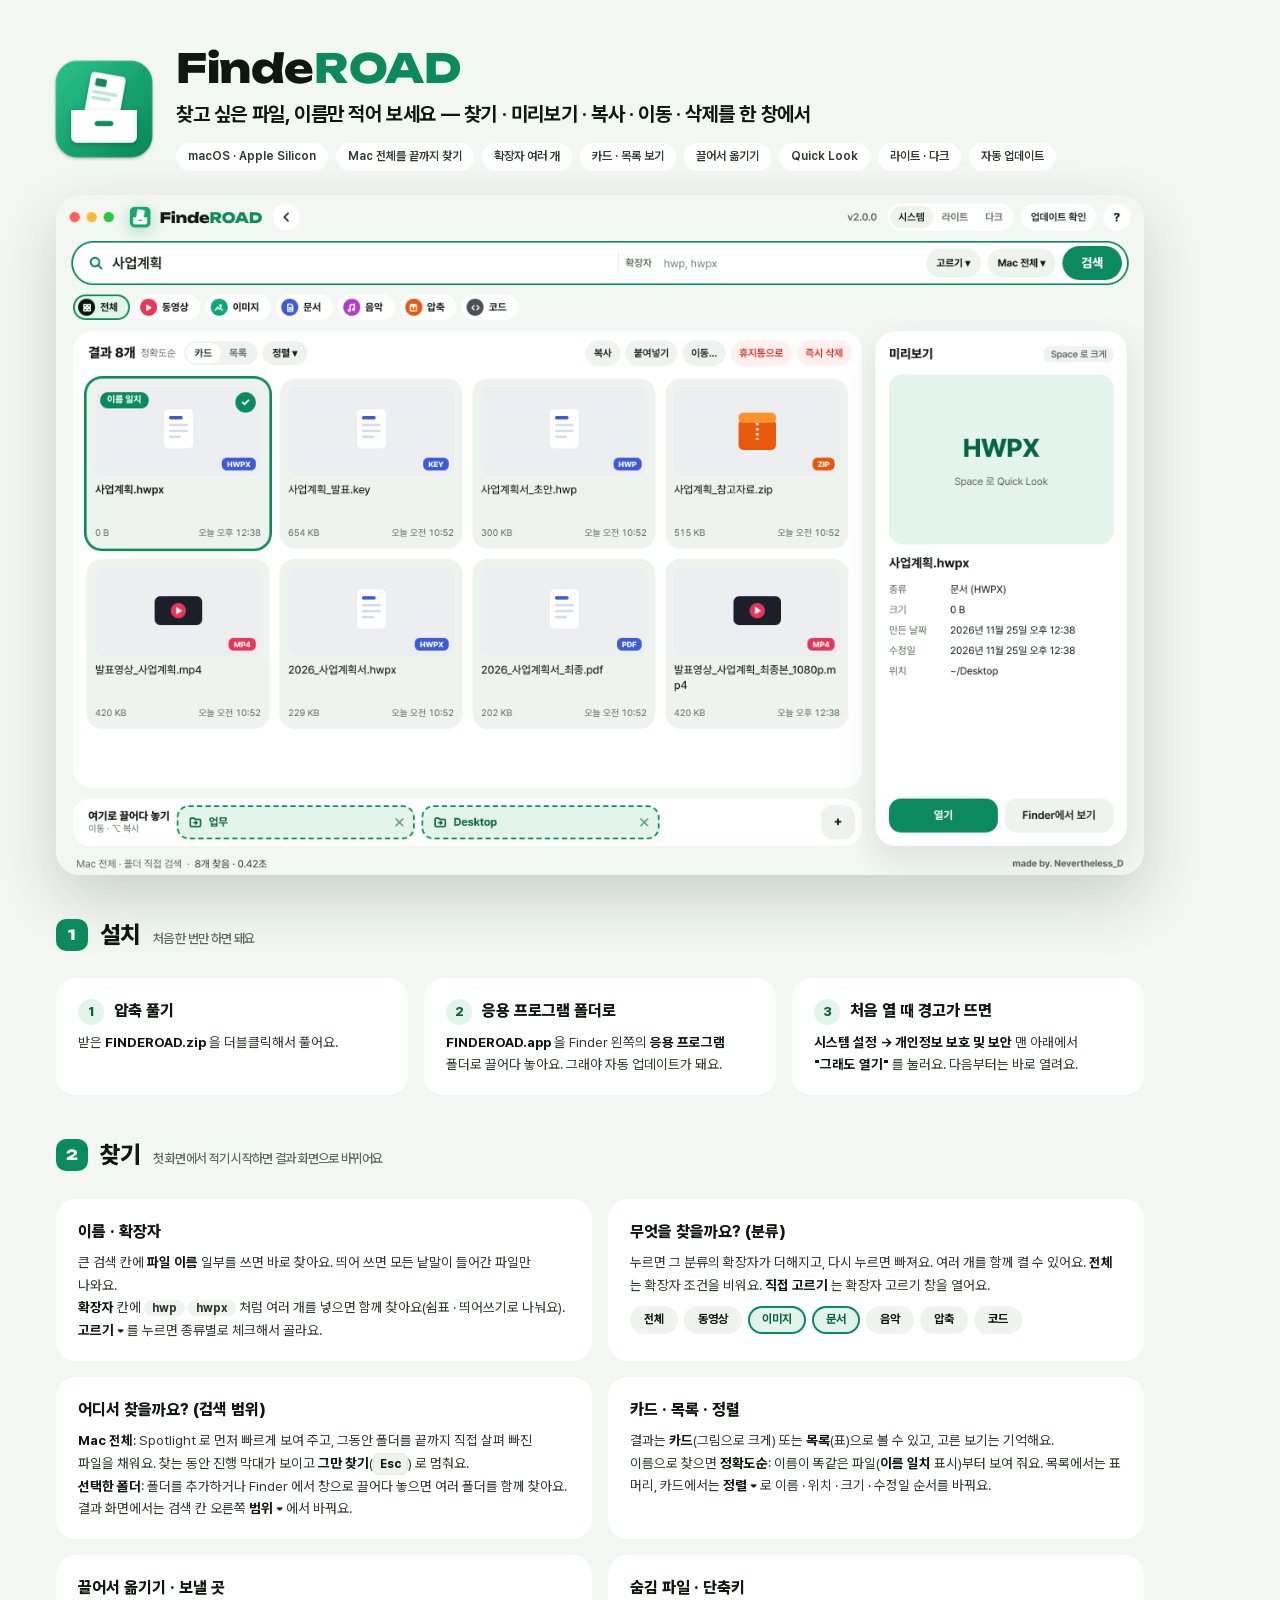
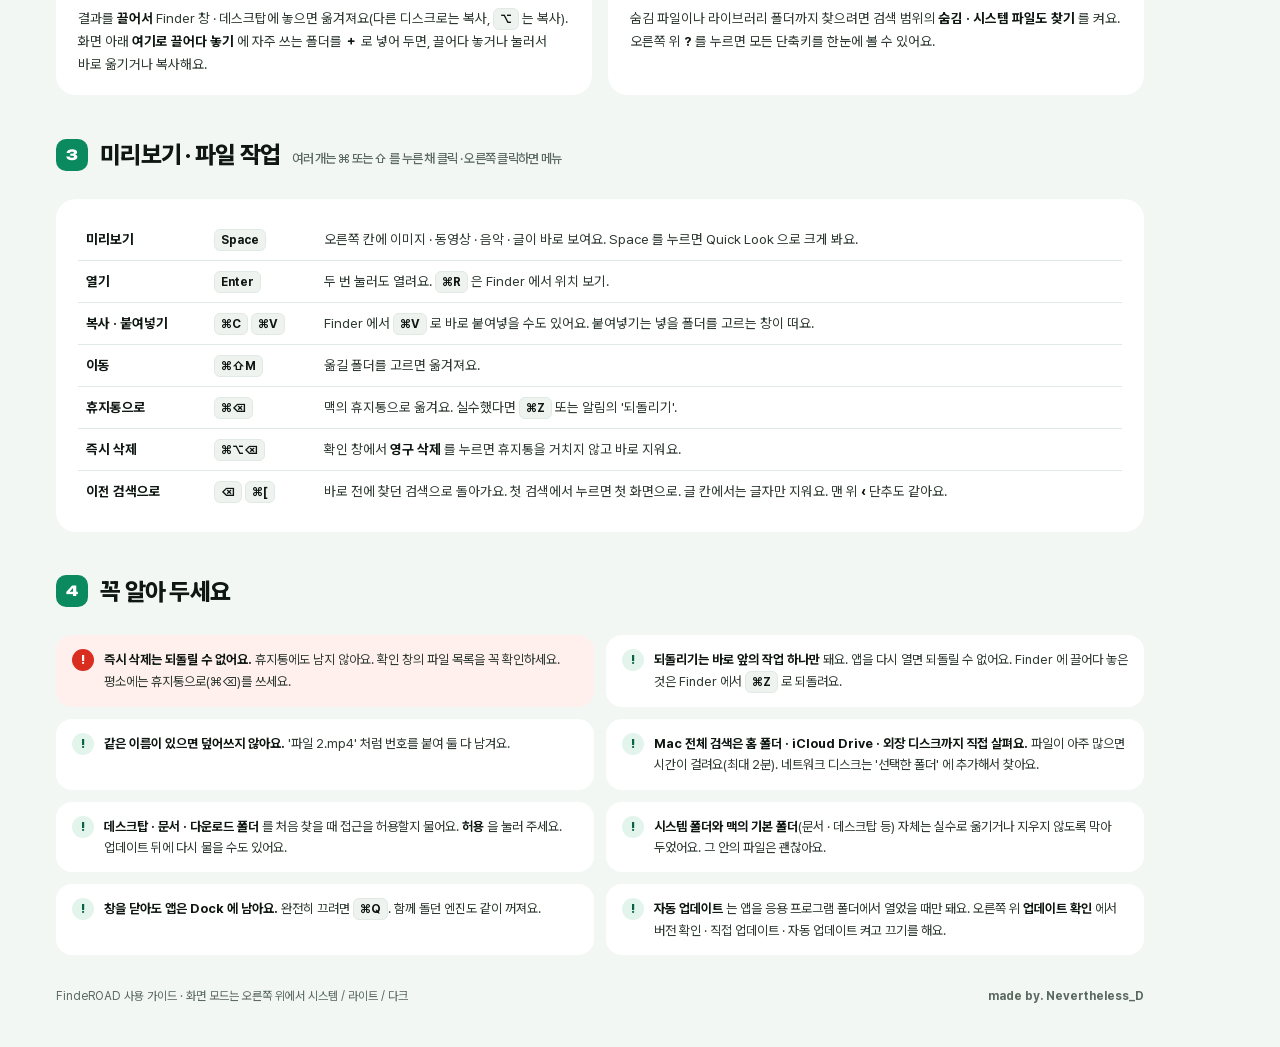
<file: docs/guide.html>
<!doctype html>
<html lang="ko">
<head>
<meta charset="utf-8">
<title>FindeROAD 사용 가이드</title>
<!-- 사용 가이드 이미지 원본. scripts/guide.py 로 docs/FINDEROAD_사용가이드.png 를 만들어요 -->
<link rel="stylesheet" href="../engine/web/fonts/fonts.css">
<style>
:root {
  --bg: #F3F7F4; --card: #FFFFFF; --card2: #EEF3EF; --line: #E1E9E3; --ink: #0F1712; --ink2: #2C3830; --muted: #5B6A60;
  --accent: #0B8A5F; --accent-soft: #E3F4EC; --accent-ink: #076345; --danger: #D92D20; --danger-soft: #FFF0EE;
}
* { box-sizing: border-box; }
body { margin: 0; background: var(--bg); color: var(--ink); font: 400 14px/1.65 'Pretendard', sans-serif; word-break: keep-all; -webkit-font-smoothing: antialiased; }
.wrap { width: 1200px; padding: 48px 56px 40px; display: flex; flex-direction: column; gap: 24px; }
.hero { display: flex; align-items: center; gap: 24px; }
.hero img { width: 120px; height: 120px; margin: -12px; }
.wm { font: 800 40px/1 'Unbounded', sans-serif; letter-spacing: -0.01em; }
.wm span { color: var(--accent); }
.hero p { margin: 10px 0 12px; font-size: 20px; font-weight: 700; letter-spacing: -0.02em; }
.pills { display: flex; flex-wrap: wrap; gap: 8px; }
.pill { padding: 4px 12px; border-radius: 14px; background: var(--card); font-size: 12px; font-weight: 600; color: var(--ink2); }
.shot { border-radius: 24px; overflow: hidden; box-shadow: 0 24px 60px rgba(15, 40, 25, .18); }
.shot img { display: block; width: 100%; }
h2 { margin: 16px 0 0; font-size: 24px; font-weight: 800; letter-spacing: -0.03em; display: flex; align-items: baseline; gap: 12px; }
h2 .n { width: 32px; height: 32px; border-radius: 10px; background: var(--accent); color: #FFFFFF; font: 800 14px/32px 'Unbounded', sans-serif; text-align: center; align-self: center; }
h2 small { font-size: 13px; font-weight: 500; color: var(--muted); }
.grid { display: grid; gap: 16px; }
.c2 { grid-template-columns: 1fr 1fr; } .c3 { grid-template-columns: 1fr 1fr 1fr; }
.card { background: var(--card); border-radius: 20px; padding: 20px 22px; }
.card h3 { margin: 0 0 6px; font-size: 16px; font-weight: 800; display: flex; align-items: center; gap: 10px; }
.card p { margin: 0; color: var(--ink2); font-size: 13.5px; }
.card b { color: var(--ink); font-weight: 700; }
.num { width: 26px; height: 26px; border-radius: 13px; background: var(--accent-soft); color: var(--accent-ink); font-size: 13px; font-weight: 800; display: grid; place-items: center; }
.tok { padding: 1px 8px; border-radius: 10px; background: var(--card2); font-size: 12px; font-weight: 700; }
kbd { display: inline-block; min-width: 22px; padding: 0 6px; border-radius: 6px; background: var(--card2); border: 1px solid var(--line); font: 700 12px/20px 'Pretendard', sans-serif; text-align: center; color: var(--ink); }
.chips { display: flex; flex-wrap: wrap; gap: 6px; margin-top: 10px; }
.chip { padding: 2px 12px; border-radius: 14px; background: var(--card2); border: 2px solid transparent; font-size: 12px; font-weight: 700; }
.chip.on { background: var(--accent-soft); border-color: var(--accent); color: var(--accent-ink); }
table { width: 100%; border-collapse: collapse; }
td { padding: 9px 8px; border-bottom: 1px solid var(--line); font-size: 13.5px; vertical-align: top; }
tr:last-child td { border-bottom: 0; }
td:first-child { width: 128px; font-weight: 700; }
td:nth-child(2) { width: 110px; }
td:last-child { color: var(--ink2); }
.warn { margin: 0; padding: 0; list-style: none; display: grid; grid-template-columns: 1fr 1fr; gap: 12px; }
.warn li { background: var(--card); border-radius: 16px; padding: 14px 16px 14px 48px; position: relative; font-size: 13px; color: var(--ink2); }
.warn li::before { content: "!"; position: absolute; left: 16px; top: 14px; width: 22px; height: 22px; border-radius: 11px; background: var(--accent-soft); color: var(--accent-ink); font: 800 13px/22px 'Pretendard', sans-serif; text-align: center; }
.warn li.red { background: var(--danger-soft); }
.warn li.red::before { background: var(--danger); color: #FFFFFF; }
.warn b { color: var(--ink); }
.foot { display: flex; justify-content: space-between; font-size: 12px; color: var(--muted); padding-top: 8px; }
.foot .made { font-weight: 700; }
</style>
</head>
<body>
<div class="wrap">
<div class="hero">
  <img src="../app/AppIcon.png" alt="">
  <div>
    <div class="wm">Finde<span>ROAD</span></div>
    <p>찾고 싶은 파일, 이름만 적어 보세요 — 찾기 · 미리보기 · 복사 · 이동 · 삭제를 한 창에서</p>
    <div class="pills"><span class="pill">macOS · Apple Silicon</span><span class="pill">Mac 전체를 끝까지 찾기</span><span class="pill">확장자 여러 개</span><span class="pill">카드 · 목록 보기</span><span class="pill">끌어서 옮기기</span><span class="pill">Quick Look</span><span class="pill">라이트 · 다크</span><span class="pill">자동 업데이트</span></div>
  </div>
</div>
<div class="shot"><img src="guide-screen.png" alt="FindeROAD 화면"></div>

<h2><span class="n">1</span>설치 <small>처음 한 번만 하면 돼요</small></h2>
<div class="grid c3">
  <div class="card"><h3><span class="num">1</span>압축 풀기</h3><p>받은 <b>FINDEROAD.zip</b> 을 더블클릭해서 풀어요.</p></div>
  <div class="card"><h3><span class="num">2</span>응용 프로그램 폴더로</h3><p><b>FINDEROAD.app</b> 을 Finder 왼쪽의 <b>응용 프로그램</b> 폴더로 끌어다 놓아요. 그래야 자동 업데이트가 돼요.</p></div>
  <div class="card"><h3><span class="num">3</span>처음 열 때 경고가 뜨면</h3><p><b>시스템 설정 → 개인정보 보호 및 보안</b> 맨 아래에서 <b>"그래도 열기"</b> 를 눌러요. 다음부터는 바로 열려요.</p></div>
</div>

<h2><span class="n">2</span>찾기 <small>첫 화면에서 적기 시작하면 결과 화면으로 바뀌어요</small></h2>
<div class="grid c2">
  <div class="card"><h3>이름 · 확장자</h3><p>큰 검색 칸에 <b>파일 이름</b> 일부를 쓰면 바로 찾아요. 띄어 쓰면 모든 낱말이 들어간 파일만 나와요.<br>
    <b>확장자</b> 칸에 <span class="tok">hwp</span> <span class="tok">hwpx</span> 처럼 여러 개를 넣으면 함께 찾아요(쉼표 · 띄어쓰기로 나눠요). <b>고르기 ▾</b> 를 누르면 종류별로 체크해서 골라요.</p></div>
  <div class="card"><h3>무엇을 찾을까요? (분류)</h3><p>누르면 그 분류의 확장자가 더해지고, 다시 누르면 빠져요. 여러 개를 함께 켤 수 있어요. <b>전체</b> 는 확장자 조건을 비워요. <b>직접 고르기</b> 는 확장자 고르기 창을 열어요.</p>
    <div class="chips"><span class="chip">전체</span><span class="chip">동영상</span><span class="chip on">이미지</span><span class="chip on">문서</span><span class="chip">음악</span><span class="chip">압축</span><span class="chip">코드</span></div></div>
  <div class="card"><h3>어디서 찾을까요? (검색 범위)</h3><p><b>Mac 전체</b>: Spotlight 로 먼저 빠르게 보여 주고, 그동안 폴더를 끝까지 직접 살펴 빠진 파일을 채워요. 찾는 동안 진행 막대가 보이고 <b>그만 찾기</b>(<kbd>Esc</kbd>) 로 멈춰요.<br>
    <b>선택한 폴더</b>: 폴더를 추가하거나 Finder 에서 창으로 끌어다 놓으면 여러 폴더를 함께 찾아요. 결과 화면에서는 검색 칸 오른쪽 <b>범위 ▾</b> 에서 바꿔요.</p></div>
  <div class="card"><h3>카드 · 목록 · 정렬</h3><p>결과는 <b>카드</b>(그림으로 크게) 또는 <b>목록</b>(표)으로 볼 수 있고, 고른 보기는 기억해요.<br>
    이름으로 찾으면 <b>정확도순</b>: 이름이 똑같은 파일(<b>이름 일치</b> 표시)부터 보여 줘요. 목록에서는 표 머리, 카드에서는 <b>정렬 ▾</b> 로 이름 · 위치 · 크기 · 수정일 순서를 바꿔요.</p></div>
  <div class="card"><h3>끌어서 옮기기 · 보낼 곳</h3><p>결과를 <b>끌어서</b> Finder 창 · 데스크탑에 놓으면 옮겨져요(다른 디스크로는 복사, <kbd>⌥</kbd> 는 복사).<br>
    화면 아래 <b>여기로 끌어다 놓기</b> 에 자주 쓰는 폴더를 <b>＋</b> 로 넣어 두면, 끌어다 놓거나 눌러서 바로 옮기거나 복사해요.</p></div>
  <div class="card"><h3>숨김 파일 · 단축키</h3><p>숨김 파일이나 라이브러리 폴더까지 찾으려면 검색 범위의 <b>숨김 · 시스템 파일도 찾기</b> 를 켜요.<br>
    오른쪽 위 <b>?</b> 를 누르면 모든 단축키를 한눈에 볼 수 있어요.</p></div>
</div>

<h2><span class="n">3</span>미리보기 · 파일 작업 <small>여러 개는 ⌘ 또는 ⇧ 를 누른 채 클릭 · 오른쪽 클릭하면 메뉴</small></h2>
<div class="card">
<table>
  <tr><td>미리보기</td><td><kbd>Space</kbd></td><td>오른쪽 칸에 이미지 · 동영상 · 음악 · 글이 바로 보여요. Space 를 누르면 Quick Look 으로 크게 봐요.</td></tr>
  <tr><td>열기</td><td><kbd>Enter</kbd></td><td>두 번 눌러도 열려요. <kbd>⌘R</kbd> 은 Finder 에서 위치 보기.</td></tr>
  <tr><td>복사 · 붙여넣기</td><td><kbd>⌘C</kbd> <kbd>⌘V</kbd></td><td>Finder 에서 <kbd>⌘V</kbd> 로 바로 붙여넣을 수도 있어요. 붙여넣기는 넣을 폴더를 고르는 창이 떠요.</td></tr>
  <tr><td>이동</td><td><kbd>⌘⇧M</kbd></td><td>옮길 폴더를 고르면 옮겨져요.</td></tr>
  <tr><td>휴지통으로</td><td><kbd>⌘⌫</kbd></td><td>맥의 휴지통으로 옮겨요. 실수했다면 <kbd>⌘Z</kbd> 또는 알림의 '되돌리기'.</td></tr>
  <tr><td>즉시 삭제</td><td><kbd>⌘⌥⌫</kbd></td><td>확인 창에서 <b>영구 삭제</b> 를 누르면 휴지통을 거치지 않고 바로 지워요.</td></tr>
  <tr><td>이전 검색으로</td><td><kbd>⌫</kbd> <kbd>⌘[</kbd></td><td>바로 전에 찾던 검색으로 돌아가요. 첫 검색에서 누르면 첫 화면으로. 글 칸에서는 글자만 지워요. 맨 위 <b>‹</b> 단추도 같아요.</td></tr>
</table>
</div>

<h2><span class="n">4</span>꼭 알아 두세요</h2>
<ul class="warn">
  <li class="red"><b>즉시 삭제는 되돌릴 수 없어요.</b> 휴지통에도 남지 않아요. 확인 창의 파일 목록을 꼭 확인하세요. 평소에는 휴지통으로(⌘⌫)를 쓰세요.</li>
  <li><b>되돌리기는 바로 앞의 작업 하나만</b> 돼요. 앱을 다시 열면 되돌릴 수 없어요. Finder 에 끌어다 놓은 것은 Finder 에서 <kbd>⌘Z</kbd> 로 되돌려요.</li>
  <li><b>같은 이름이 있으면 덮어쓰지 않아요.</b> '파일 2.mp4' 처럼 번호를 붙여 둘 다 남겨요.</li>
  <li><b>Mac 전체 검색은 홈 폴더 · iCloud Drive · 외장 디스크까지 직접 살펴요.</b> 파일이 아주 많으면 시간이 걸려요(최대 2분). 네트워크 디스크는 '선택한 폴더' 에 추가해서 찾아요.</li>
  <li><b>데스크탑 · 문서 · 다운로드 폴더</b> 를 처음 찾을 때 접근을 허용할지 물어요. <b>허용</b> 을 눌러 주세요. 업데이트 뒤에 다시 물을 수도 있어요.</li>
  <li><b>시스템 폴더와 맥의 기본 폴더</b>(문서 · 데스크탑 등) 자체는 실수로 옮기거나 지우지 않도록 막아 두었어요. 그 안의 파일은 괜찮아요.</li>
  <li><b>창을 닫아도 앱은 Dock 에 남아요.</b> 완전히 끄려면 <kbd>⌘Q</kbd>. 함께 돌던 엔진도 같이 꺼져요.</li>
  <li><b>자동 업데이트</b> 는 앱을 응용 프로그램 폴더에서 열었을 때만 돼요. 오른쪽 위 <b>업데이트 확인</b> 에서 버전 확인 · 직접 업데이트 · 자동 업데이트 켜고 끄기를 해요.</li>
</ul>
<div class="foot"><span>FindeROAD 사용 가이드 · 화면 모드는 오른쪽 위에서 시스템 / 라이트 / 다크</span><span class="made">made by. Nevertheless_D</span></div>
</div>
</body>
</html>
</file>
<file: engine/web/fonts/fonts.css>
/* Pretendard (SIL OFL 1.1, Kil Hyung-jin) · Unbounded (SIL OFL 1.1, The Unbounded Project Authors) */
@font-face { font-family: 'Pretendard'; src: url('PretendardVariable.woff2') format('woff2-variations'), url('PretendardVariable.woff2') format('woff2'); font-weight: 45 920; font-style: normal; font-display: swap; }
@font-face { font-family: 'Unbounded'; src: url('unbounded-latin-800-normal.woff2') format('woff2'); font-weight: 800; font-style: normal; font-display: swap; }
</file>
